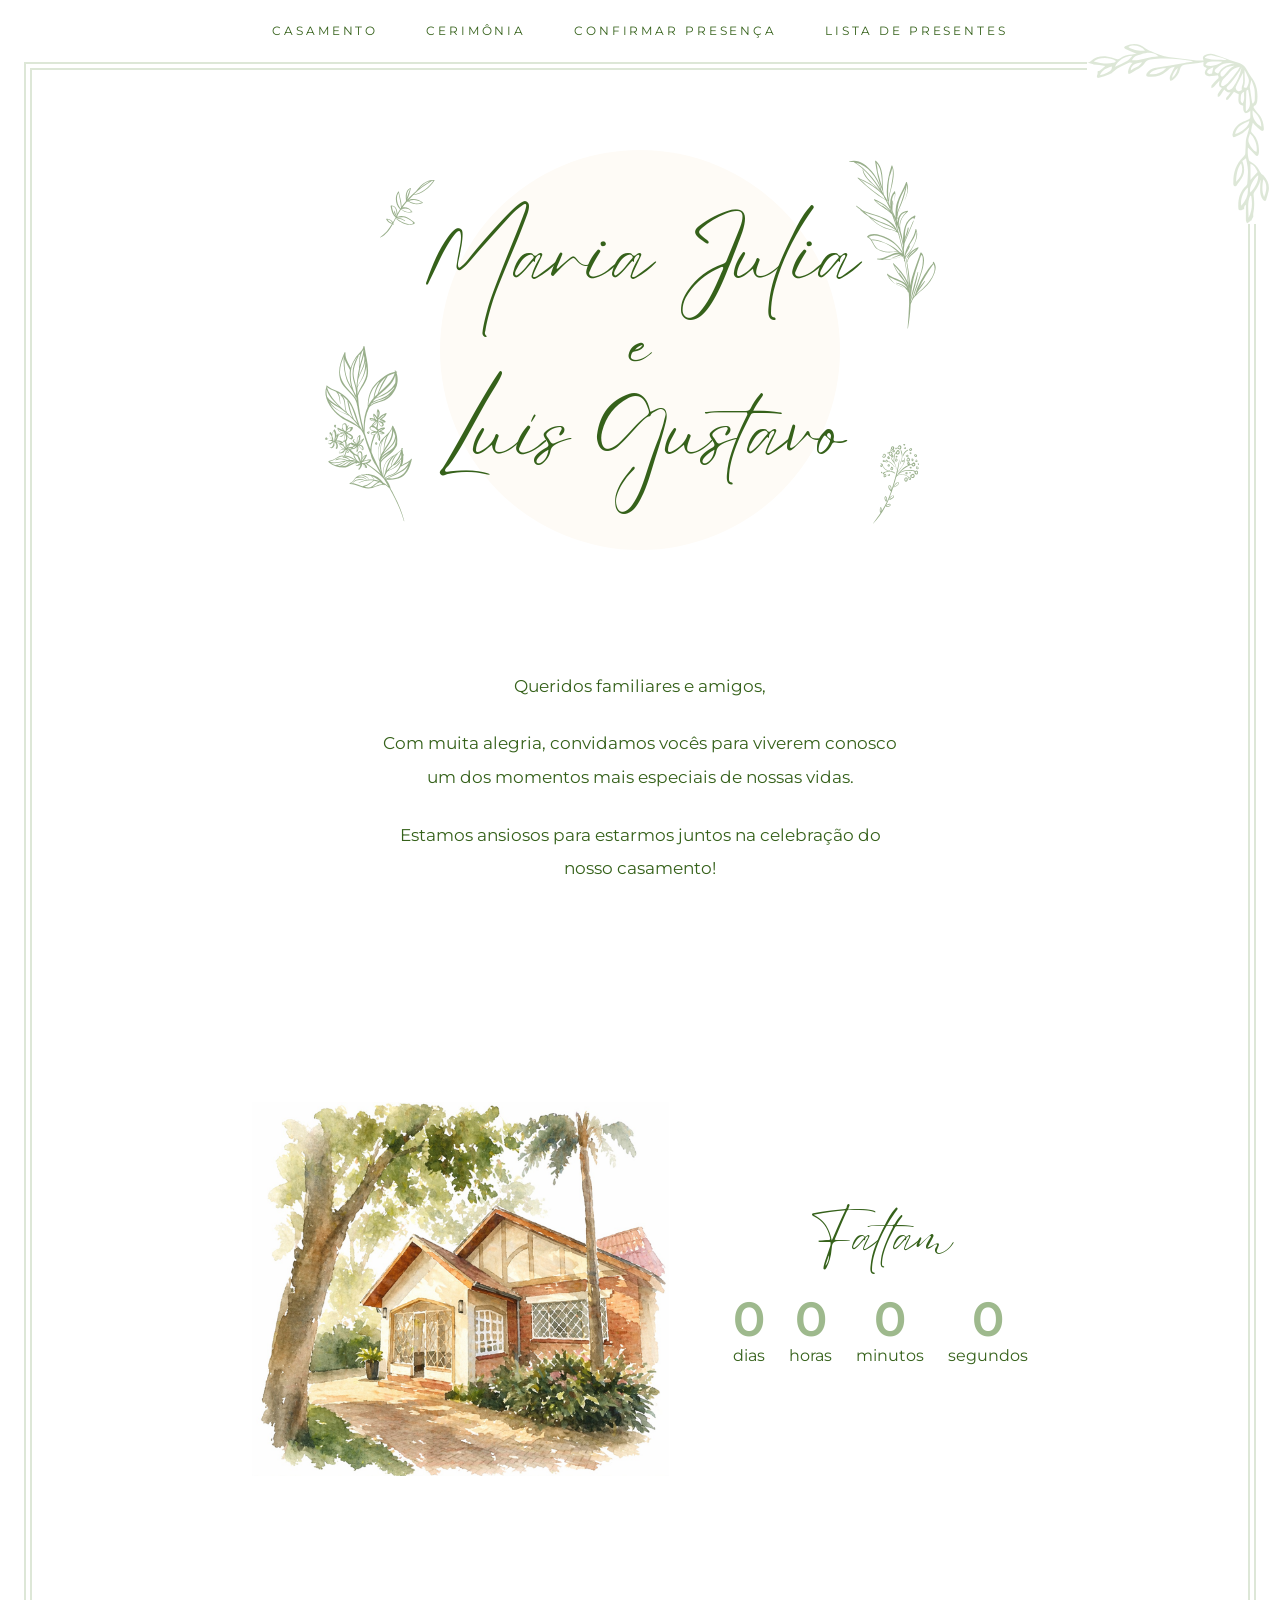
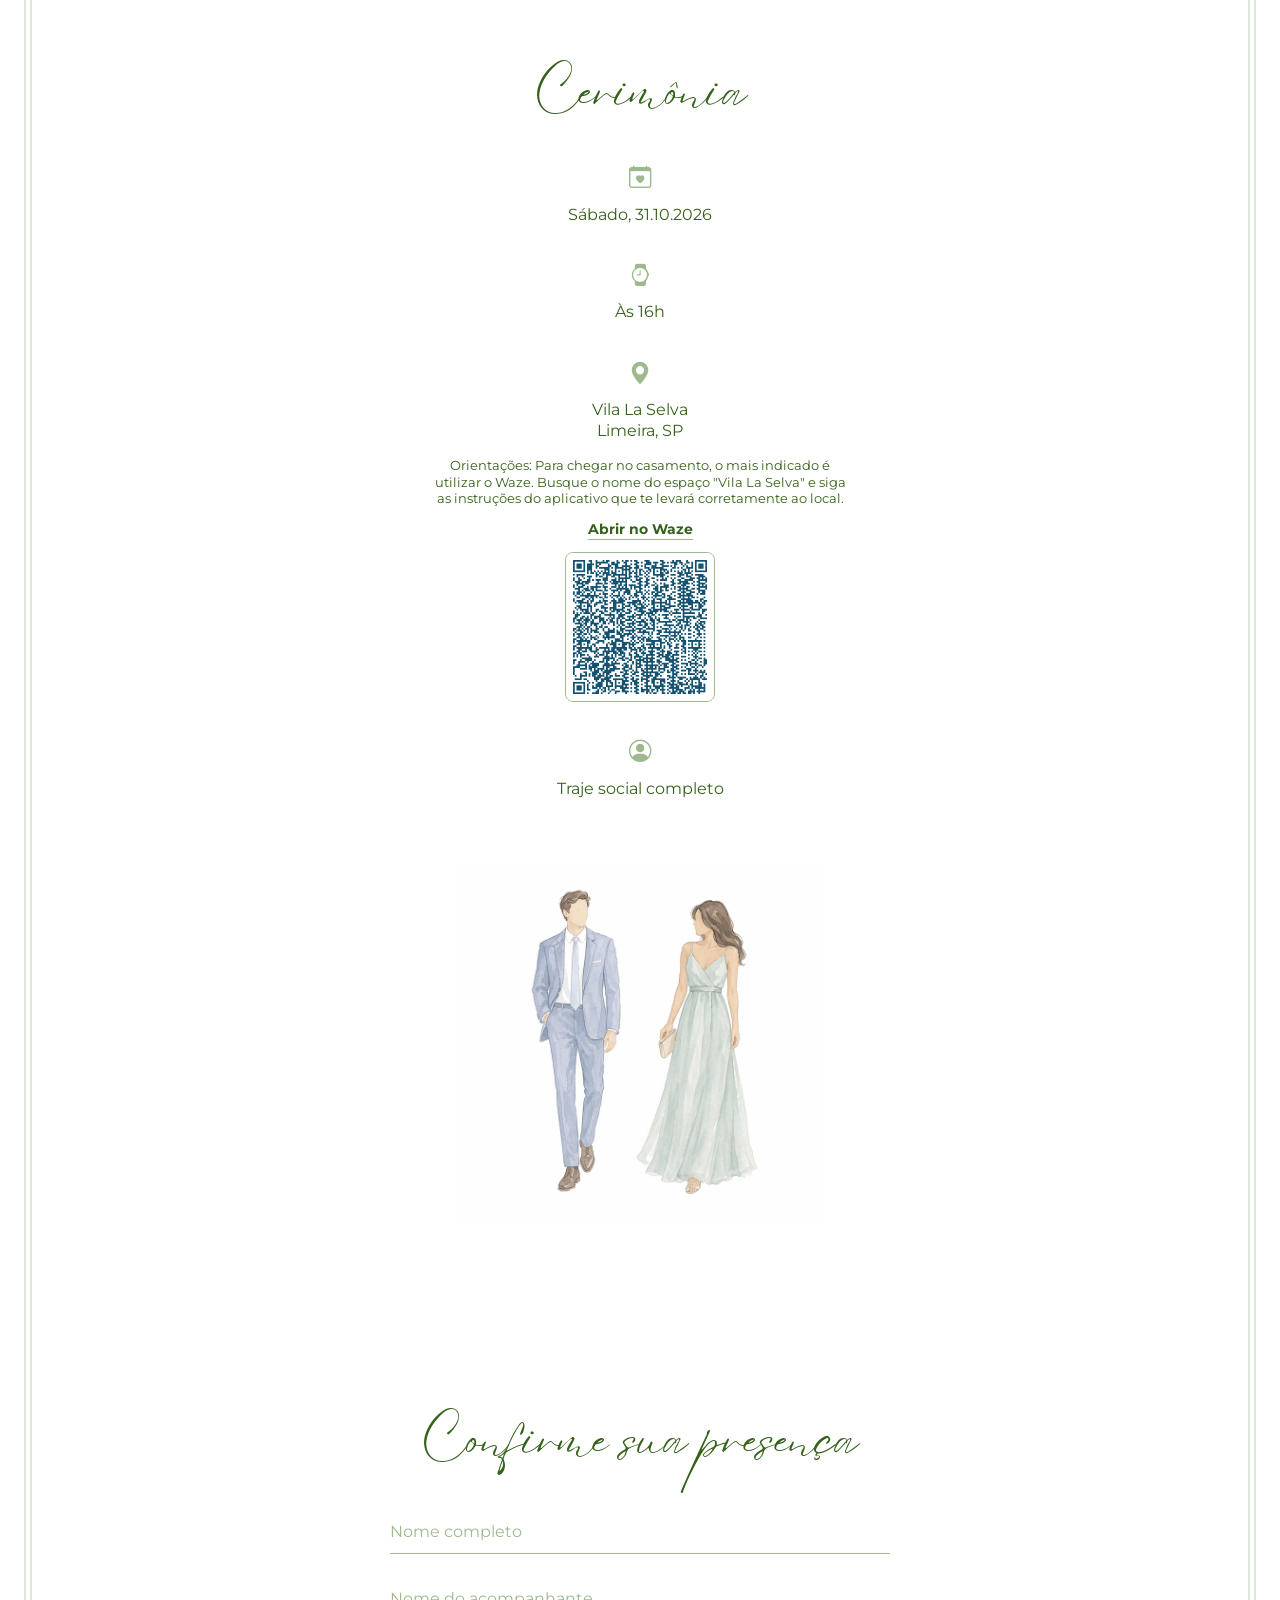
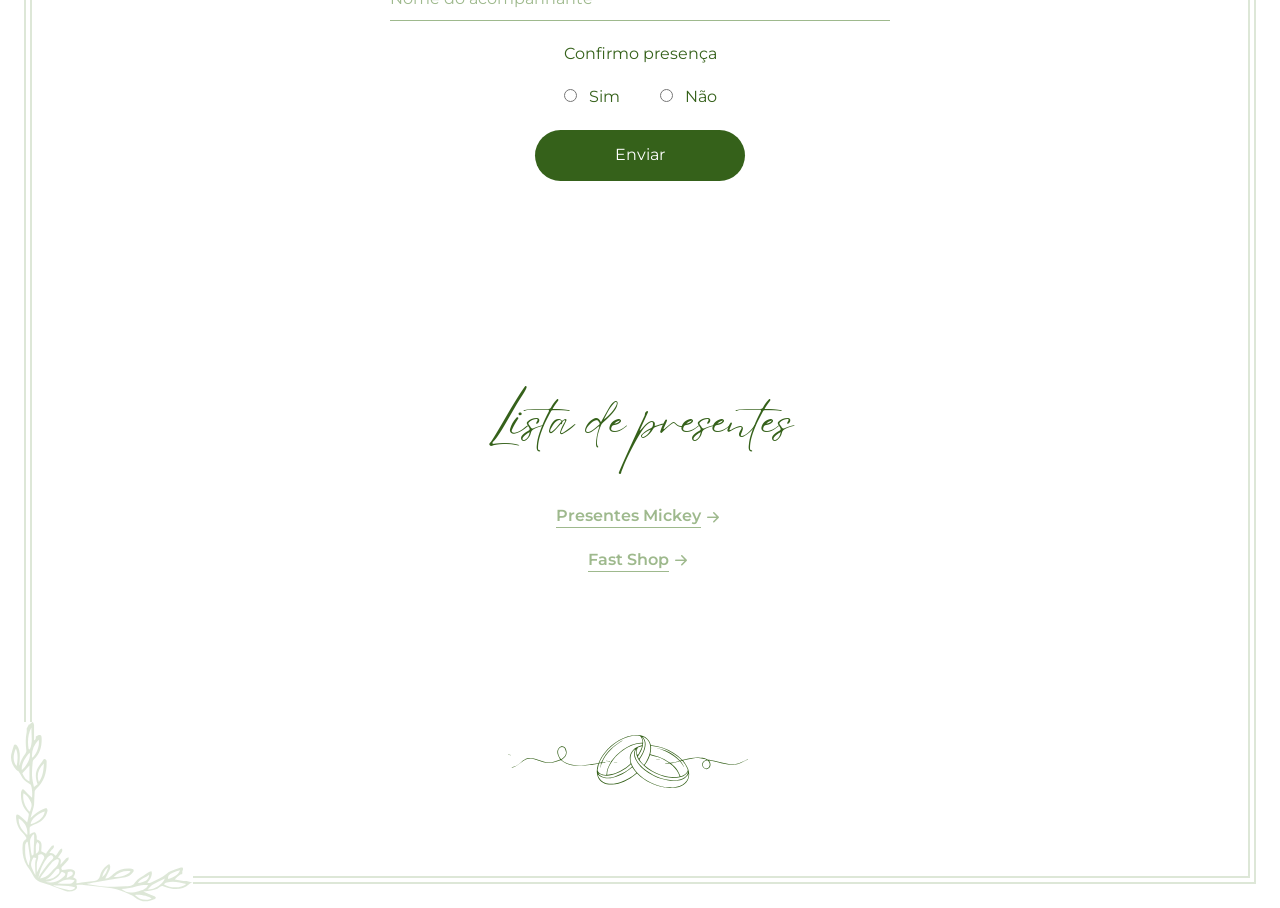
<file: index.html>
<!doctype html>
<html lang="pt-BR">
  <head>
    <meta charset="UTF-8" />
    <meta name="viewport" content="width=device-width, initial-scale=1.0" />

    <link rel="icon" type="image/x-icon" href="/assets/images/favicon.png" />
    <title>Maria Julia & Luís Gustavo</title>
    <meta
      name="description"
      content="Celebre conosco este momento especial. Confirme sua presença para o casamento de Maria Julia e Luís Gustavo."
    />

    <meta property="og:type" content="website" />
    <meta property="og:url" content="https://majueguga.com.br/" />
    <meta property="og:title" content="Maria Julia & Luís Gustavo" />
    <meta
      property="og:description"
      content="31 de outubro de 2026 • Confirme sua presença."
    />
    <meta
      property="og:image"
      content="https://majueguga.com.br/src/assets/images/og-image.png"
    />
    <meta property="og:image:width" content="1200" />
    <meta property="og:image:height" content="630" />

    <meta name="twitter:card" content="summary_large_image" />
    <meta name="twitter:title" content="Maju & Guga" />
    <meta
      name="twitter:description"
      content="31 de outubro de 2026 • Confirme sua presença."
    />
    <meta
      name="twitter:image"
      content="https://majueguga.com.br/src/assets/images/og-image.png"
    />

    <link rel="preconnect" href="https://fonts.googleapis.com" />
    <link rel="preconnect" href="https://fonts.gstatic.com" crossorigin />

    <link
      href="https://cdn.jsdelivr.net/npm/bootstrap-icons@1.13.1/font/bootstrap-icons.min.css"
      rel="stylesheet"
    />

    <link rel="stylesheet" href="css/style.css" />
  </head>

  <body>
    <!-- Navbar -->
    <header class="navbar">
      <div class="navbar__wrapper">
        <button class="navbar__toggle" aria-label="Abrir menu">
          <i class="bi bi-list"></i>
        </button>

        <nav class="navbar__menu">
          <a href="#hero">Casamento</a>
          <a href="#ceremony">Cerimônia</a>
          <a href="#rsvp">Confirmar presença</a>
          <a href="#gifts">Lista de presentes</a>
        </nav>
      </div>
    </header>

    <div class="page-frame">
      <img src="assets/images/border-top-right.svg" class="corner top-right" />
      <img
        src="assets/images/border-bottom-left.svg"
        class="corner bottom-left"
      />

      <main>
        <!-- Hero -->
        <section id="hero" class="hero section">
          <div class="hero__content container">
            <img
              src="assets/images/floral-left.svg"
              alt=""
              class="hero__floral hero__floral--left"
            />

            <div class="hero__text">
              <h1>
                Maria Julia
                <span>e</span>
                Luís Gustavo
              </h1>
            </div>

            <img
              src="assets/images/floral-right.svg"
              alt=""
              class="hero__floral hero__floral--right"
            />
          </div>
        </section>

        <!-- Intro -->
        <section class="intro section">
          <div class="container intro__content">
            <p>Queridos familiares e amigos,</p>

            <p>
              Com muita alegria, convidamos vocês para viverem conosco um dos
              momentos mais especiais de nossas vidas.
            </p>

            <p>
              Estamos ansiosos para estarmos juntos na celebração do nosso
              casamento!
            </p>
          </div>
        </section>

        <!-- Countdown -->
        <section class="countdown section">
          <div class="container countdown__wrapper">
            <div class="countdown__image">
              <img src="assets/images/location.png" alt="Local da cerimônia" />
            </div>

            <div class="countdown__content">
              <h2>Faltam</h2>

              <div class="countdown__grid">
                <div>
                  <span id="days">000</span>
                  <small>dias</small>
                </div>

                <div>
                  <span id="hours">00</span>
                  <small>horas</small>
                </div>

                <div>
                  <span id="minutes">00</span>
                  <small>minutos</small>
                </div>

                <div>
                  <span id="seconds">00</span>
                  <small>segundos</small>
                </div>
              </div>
            </div>
          </div>
        </section>

        <!-- Ceremony Info -->
        <section id="ceremony" class="ceremony section">
          <div class="container ceremony__wrapper">
            <div class="ceremony__content">
              <h2>Cerimônia</h2>

              <ul>
                <li>
                  <i class="bi bi-calendar-heart"></i>
                  <span>Sábado, 31.10.2026</span>
                </li>

                <li>
                  <i class="bi bi-watch"></i>
                  <span>Às 16h</span>
                </li>

                <li>
                  <i class="bi bi-geo-alt-fill"></i>

                  <div>
                    <span>Vila La Selva</span>
                    <span>Limeira, SP</span>
                    <span class="instructions">
                      Orientações: Para chegar no casamento, o mais indicado é
                      utilizar o Waze. Busque o nome do espaço "Vila La Selva" e
                      siga as instruções do aplicativo que te levará
                      corretamente ao local.
                    </span>
                  </div>
                  <a
                    class="btn-waze"
                    href="https://www.waze.com/pt-BR/live-map/directions/br/sp/vila-la-selva-or-espaco-para-eventos?to=place.ChIJd3GPP6OHyJQRIzkc6p2kzbo&from=place.ChIJ0WGkg4FEzpQRrlsz_whLqZs"
                    target="_blank"
                  >
                    <span>Abrir no Waze</span>
                  </a>
                  <img
                    class="qr-code"
                    src="[data-uri]"
                  />
                </li>

                <li>
                  <i class="bi bi-person-circle"></i>
                  <span>Traje social completo</span>
                </li>
              </ul>
            </div>

            <div class="ceremony__image">
              <img src="assets/images/couple.png" alt="Traje cerimônia" />
            </div>
          </div>
        </section>

        <!-- RSVP -->
        <section id="rsvp" class="rsvp section">
          <div class="container rsvp__wrapper">
            <h2>Confirme sua presença</h2>

            <form id="rsvp-form">
              <div class="form-group">
                <input
                  id="guest-name"
                  type="text"
                  placeholder="Nome completo"
                  class="text"
                  required
                />
              </div>

              <div class="form-group">
                <input
                  id="companion-name"
                  type="text"
                  placeholder="Nome do acompanhante"
                  class="text"
                />
              </div>

              <div class="radio-group">
                <p>Confirmo presença</p>
                <div class="rsvp-radio">
                  <label>
                    <input
                      type="radio"
                      name="attendance"
                      value="Sim"
                      required
                    />
                    Sim
                  </label>

                  <label>
                    <input type="radio" name="attendance" value="Não" />
                    Não
                  </label>
                </div>
              </div>

              <button type="submit">Enviar</button>
              <p id="form-message"></p>
            </form>
          </div>
        </section>

        <!-- Gifts -->
        <section id="gifts" class="gifts section">
          <div class="container gifts__wrapper">
            <h2>Lista de presentes</h2>

            <a
              href="https://www.mickey.com.br/lista-presente/192fc044e74dffea144f9ac5dc9f3395"
              target="_blank"
            >
              <span>Presentes Mickey</span>
              <i class="bi bi-arrow-right-short"></i>
            </a>

            <a
              href="https://site.lejour.com.br/lista-de-presentes/maria-e-luis261031"
              target="_blank"
            >
              <span>Fast Shop</span>
              <i class="bi bi-arrow-right-short"></i>
            </a>
          </div>
        </section>
      </main>

      <!-- Footer -->
      <footer class="footer">
        <img src="assets/images/rings.svg" alt="Rings" />
      </footer>
    </div>

    <script src="js/menu.js"></script>
    <script src="js/smooth-scroll.js"></script>
    <script src="js/countdown.js"></script>
    <script src="js/rsvp.js"></script>
  </body>
</html>
</file>
<file: css/style.css>
@import url("https://fonts.googleapis.com/css2?family=Montserrat:wght@100..900&display=swap");
@import url("https://cdn.jsdelivr.net/npm/bootstrap-icons@1.10.5/font/bootstrap-icons.css");
.fadeInDown {
  transform: translate3d(0, -20px, 0);
}

.fadeInUp {
  transform: translate3d(0, 20px, 0);
}

.fadeInRight {
  transform: translate3d(20px, 0, 0);
}

.fadeInLeft {
  transform: translate3d(-20px, 0, 0);
}

[data-anime] {
  opacity: 0;
}

.anime {
  opacity: 1;
  transform: translateY(0);
  transition: transform 0.8s, opacity 0.8s;
}

@font-face {
  font-family: "Eyesome Script";
  src: url("../assets/fonts/Eyesome-Script.woff2") format("woff2"), url("../assets/fonts/Eyesome-Script.otf") format("opentype");
  font-weight: normal;
  font-style: normal;
  font-display: swap;
}
/*! normalize.css v8.0.1 | MIT License | github.com/necolas/normalize.css */
/* Document
   ========================================================================== */
/**
 * 1. Correct the line height in all browsers.
 * 2. Prevent adjustments of font size after orientation changes in iOS.
 */
html {
  line-height: 1.15; /* 1 */
  -webkit-text-size-adjust: 100%; /* 2 */
}

/* Sections
   ========================================================================== */
/**
 * Remove the margin in all browsers.
 */
body {
  margin: 0;
}

/**
 * Render the `main` element consistently in IE.
 */
main {
  display: block;
}

/**
 * Correct the font size and margin on `h1` elements within `section` and
 * `article` contexts in Chrome, Firefox, and Safari.
 */
h1 {
  font-size: 2em;
  margin: 0;
}

/* Grouping content
   ========================================================================== */
/**
 * 1. Add the correct box sizing in Firefox.
 * 2. Show the overflow in Edge and IE.
 */
hr {
  box-sizing: content-box; /* 1 */
  height: 0; /* 1 */
  overflow: visible; /* 2 */
}

/**
 * 1. Correct the inheritance and scaling of font size in all browsers.
 * 2. Correct the odd `em` font sizing in all browsers.
 */
pre {
  font-family: monospace, monospace; /* 1 */
  font-size: 1em; /* 2 */
}

/* Text-level semantics
   ========================================================================== */
/**
 * Remove the gray background on active links in IE 10.
 */
a {
  background-color: transparent;
  text-decoration: none;
}

/**
 * 1. Remove the bottom border in Chrome 57-
 * 2. Add the correct text decoration in Chrome, Edge, IE, Opera, and Safari.
 */
abbr[title] {
  border-bottom: none; /* 1 */
  text-decoration: underline; /* 2 */
  text-decoration: underline dotted; /* 2 */
}

/**
 * Add the correct font weight in Chrome, Edge, and Safari.
 */
b,
strong {
  font-weight: bolder;
}

/**
 * 1. Correct the inheritance and scaling of font size in all browsers.
 * 2. Correct the odd `em` font sizing in all browsers.
 */
code,
kbd,
samp {
  font-family: monospace, monospace; /* 1 */
  font-size: 1em; /* 2 */
}

/**
 * Add the correct font size in all browsers.
 */
small {
  font-size: 80%;
}

/**
 * Prevent `sub` and `sup` elements from affecting the line height in
 * all browsers.
 */
sub,
sup {
  font-size: 75%;
  line-height: 0;
  position: relative;
  vertical-align: baseline;
}

sub {
  bottom: -0.25em;
}

sup {
  top: -0.5em;
}

/* Embedded content
   ========================================================================== */
/**
 * Remove the border on images inside links in IE 10.
 */
img {
  border-style: none;
}

/* Forms
   ========================================================================== */
/**
 * 1. Change the font styles in all browsers.
 * 2. Remove the margin in Firefox and Safari.
 */
button,
input,
optgroup,
select,
textarea {
  font-family: inherit; /* 1 */
  font-size: 100%; /* 1 */
  line-height: 1.15; /* 1 */
  margin: 0; /* 2 */
}

/**
 * Show the overflow in IE.
 * 1. Show the overflow in Edge.
 */
button,
input { /* 1 */
  overflow: visible;
}

/**
 * Remove the inheritance of text transform in Edge, Firefox, and IE.
 * 1. Remove the inheritance of text transform in Firefox.
 */
button,
select { /* 1 */
  text-transform: none;
}

/**
 * Correct the inability to style clickable types in iOS and Safari.
 */
button,
[type=button],
[type=reset],
[type=submit] {
  -webkit-appearance: button;
}

/**
 * Remove the inner border and padding in Firefox.
 */
button::-moz-focus-inner,
[type=button]::-moz-focus-inner,
[type=reset]::-moz-focus-inner,
[type=submit]::-moz-focus-inner {
  border-style: none;
  padding: 0;
}

/**
 * Restore the focus styles unset by the previous rule.
 */
button:-moz-focusring,
[type=button]:-moz-focusring,
[type=reset]:-moz-focusring,
[type=submit]:-moz-focusring {
  outline: 1px dotted ButtonText;
}

/**
 * Correct the padding in Firefox.
 */
fieldset {
  padding: 0.35em 0.75em 0.625em;
}

/**
 * 1. Correct the text wrapping in Edge and IE.
 * 2. Correct the color inheritance from `fieldset` elements in IE.
 * 3. Remove the padding so developers are not caught out when they zero out
 *    `fieldset` elements in all browsers.
 */
legend {
  box-sizing: border-box; /* 1 */
  color: inherit; /* 2 */
  display: table; /* 1 */
  max-width: 100%; /* 1 */
  padding: 0; /* 3 */
  white-space: normal; /* 1 */
}

/**
 * Add the correct vertical alignment in Chrome, Firefox, and Opera.
 */
progress {
  vertical-align: baseline;
}

/**
 * Remove the default vertical scrollbar in IE 10+.
 */
textarea {
  overflow: auto;
}

/**
 * 1. Add the correct box sizing in IE 10.
 * 2. Remove the padding in IE 10.
 */
[type=checkbox],
[type=radio] {
  box-sizing: border-box; /* 1 */
  padding: 0; /* 2 */
}

/**
 * Correct the cursor style of increment and decrement buttons in Chrome.
 */
[type=number]::-webkit-inner-spin-button,
[type=number]::-webkit-outer-spin-button {
  height: auto;
}

/**
 * 1. Correct the odd appearance in Chrome and Safari.
 * 2. Correct the outline style in Safari.
 */
[type=search] {
  -webkit-appearance: textfield; /* 1 */
  outline-offset: -2px; /* 2 */
}

/**
 * Remove the inner padding in Chrome and Safari on macOS.
 */
[type=search]::-webkit-search-decoration {
  -webkit-appearance: none;
}

/**
 * 1. Correct the inability to style clickable types in iOS and Safari.
 * 2. Change font properties to `inherit` in Safari.
 */
::-webkit-file-upload-button {
  -webkit-appearance: button; /* 1 */
  font: inherit; /* 2 */
}

/* Interactive
   ========================================================================== */
/*
 * Add the correct display in Edge, IE 10+, and Firefox.
 */
details {
  display: block;
}

/*
 * Add the correct display in all browsers.
 */
summary {
  display: list-item;
}

/* Misc
   ========================================================================== */
/**
 * Add the correct display in IE 10+.
 */
template {
  display: none;
}

/**
 * Add the correct display in IE 10.
 */
[hidden] {
  display: none;
}

*,
*::before,
*::after {
  margin: 0;
  padding: 0;
  box-sizing: border-box;
}

body {
  background: #fff;
  color: #35611a;
  font-family: "Montserrat", sans-serif;
  overflow-x: hidden;
}

img {
  display: block;
  max-width: 100%;
}

ul {
  list-style: none;
}

a {
  text-decoration: none;
}

button,
input,
textarea {
  font: inherit;
  border: none;
  outline: none;
}

button {
  cursor: pointer;
  background: none;
}

section {
  padding: 96px 0;
}

.container {
  max-width: 900px;
  margin: auto;
  padding: 0 5%;
}

@media (max-width: 960px) {
  .container {
    max-width: 800px;
  }
}
@media (max-width: 576px) {
  .container {
    max-width: 500px;
  }
}
.footer {
  padding: 48px 2% 96px 0;
  display: flex;
  justify-content: center;
}
.footer img {
  max-width: 15rem;
}

.navbar {
  margin: 0 24px;
  padding: 24px 0;
}
.navbar__wrapper {
  display: flex;
  justify-content: center;
  align-items: center;
  position: relative;
}
.navbar__toggle {
  display: none;
  color: #35611a;
  font-size: 2rem;
}
.navbar__menu {
  display: flex;
  justify-content: center;
  align-items: center;
  gap: 48px;
  flex-wrap: wrap;
}
.navbar__menu a {
  color: #35611a;
  text-transform: uppercase;
  letter-spacing: 0.18rem;
  font-size: 0.75rem;
  transition: opacity 0.3s ease;
}
.navbar__menu a:hover {
  opacity: 0.6;
}

@media (max-width: 640px) {
  .navbar {
    padding: 16px 0;
  }
  .navbar__wrapper {
    justify-content: flex-end;
  }
  .navbar__toggle {
    display: block;
  }
  .navbar__menu {
    position: absolute;
    top: calc(100% + 16px);
    right: 0;
    z-index: 9999;
    width: 100%;
    background: #fff;
    flex-direction: column;
    gap: 24px;
    padding: 32px 24px;
    border: 1px solid #ebebeb;
    opacity: 0;
    visibility: hidden;
    transform: translateY(-10px);
    transition: opacity 0.3s ease, transform 0.3s ease, visibility 0.3s ease;
  }
  .navbar__menu.active {
    opacity: 1;
    visibility: visible;
    transform: translateY(0);
  }
}
.page-frame {
  position: relative;
  margin: 0 24px 24px;
  min-height: calc(100vh - 48px);
}
.page-frame::before, .page-frame::after {
  content: "";
  position: absolute;
  inset: 0;
  pointer-events: none;
}
.page-frame::before {
  border: 2px solid rgba(158, 185, 141, 0.35);
  z-index: -2;
}
.page-frame::after {
  inset: 6px;
  border: 2px solid rgba(158, 185, 141, 0.35);
  z-index: -2;
}

.corner {
  position: absolute;
  height: 20vh;
  background-color: #fff;
  z-index: 1;
}

.corner.top-right {
  top: -2vh;
  right: -1vw;
  z-index: -1;
}

.corner.bottom-left {
  bottom: -2vh;
  left: -1vw;
  z-index: -1;
}

.hero {
  padding-top: 10rem;
  position: relative;
  z-index: 5;
}
.hero__content {
  position: relative;
  display: flex;
  justify-content: center;
  align-items: center;
}
.hero__text {
  position: relative;
  display: flex;
  flex-direction: column;
  align-items: center;
  text-align: center;
  isolation: isolate;
}
.hero__text::before {
  content: "";
  position: absolute;
  width: min(60vw, 400px);
  aspect-ratio: 1;
  border-radius: 50%;
  background: #fefbf6;
  z-index: -1;
  top: 50%;
  left: 50%;
  transform: translate(-50%, -50%);
}
.hero__text h1 {
  font-family: "Eyesome Script", cursive;
  font-size: 5rem;
  font-weight: 400;
  line-height: 1;
  position: relative;
  z-index: 2;
}
.hero__text h1 span {
  display: block;
  font-size: 4rem;
  margin: 16px 0;
}
.hero__text p {
  margin-top: 24px;
  font-size: 0.9rem;
  text-transform: uppercase;
  letter-spacing: 0.15rem;
}
.hero__floral {
  position: absolute;
}
.hero__floral--left {
  left: 15%;
}
.hero__floral--right {
  right: 12%;
  bottom: -18%;
}

.intro__content {
  max-width: 640px;
  text-align: center;
  text-wrap: pretty;
}
.intro__content p {
  font-size: 1.05rem;
  line-height: 2;
  margin-bottom: 24px;
}

.countdown__wrapper {
  display: grid;
  grid-template-columns: 1.5fr 1fr;
  align-items: center;
  gap: 64px;
}
.countdown__content {
  text-align: center;
}
.countdown__content h2 {
  font-family: "Eyesome Script", cursive;
  font-size: 3rem;
  font-weight: 400;
  margin-bottom: 24px;
}
.countdown__content #days, .countdown__content #hours, .countdown__content #minutes, .countdown__content #seconds {
  color: #9eb98d;
}
.countdown__grid {
  display: grid;
  grid-template-columns: repeat(4, 1fr);
  gap: 24px;
}
.countdown__grid div {
  display: flex;
  flex-direction: column;
}
.countdown__grid span {
  font-size: 3rem;
  font-weight: 600;
}
.countdown__grid small {
  font-size: 1rem;
}

.ceremony__wrapper {
  display: flex;
  flex-direction: column;
  align-items: center;
  gap: 64px;
}
.ceremony__content h2 {
  font-family: "Eyesome Script", cursive;
  font-size: 3rem;
  font-weight: 400;
  margin-bottom: 40px;
  text-align: center;
}
.ceremony__content ul {
  display: flex;
  flex-direction: column;
  gap: 36px;
  line-height: 1.3;
}
.ceremony__content li {
  display: flex;
  flex-direction: column;
  align-items: center;
  text-align: center;
  gap: 12px;
}
.ceremony__content i {
  color: #9eb98d;
  font-size: 1.4rem;
}
.ceremony__content span {
  display: block;
  color: #35611a;
}
.ceremony__content .instructions {
  font-size: 0.8rem;
  margin-top: 1rem;
  text-wrap: balance;
  max-width: 500px;
}
.ceremony__content .btn-waze {
  font-weight: 700;
  font-size: 0.9rem;
  border-bottom: 1px solid #9eb98d;
  transition: 0.4s;
}
.ceremony__content .btn-waze:hover {
  opacity: 0.5;
}
.ceremony__content img {
  height: 150px;
  background-color: #fefbf6;
  border: 1px solid #9eb98d;
  border-radius: 8px;
}
.ceremony__image img {
  height: 40vh;
}

.rsvp__wrapper {
  text-align: center;
}
.rsvp h2 {
  font-family: "Eyesome Script", cursive;
  font-size: 3rem;
  font-weight: 400;
  margin-bottom: 40px;
}
.rsvp form {
  display: flex;
  flex-direction: column;
  gap: 24px;
  max-width: 500px;
  margin: auto;
}
.rsvp .text {
  width: 100%;
  background: transparent;
  border-bottom: 1px solid #9eb98d;
  padding: 12px 0;
  color: #35611a;
  transition: border-color 0.3s ease;
}
.rsvp .text::placeholder {
  color: #9eb98d;
}
.rsvp .text:focus {
  border-color: #35611a;
}
.rsvp .rsvp-radio {
  display: flex;
  justify-content: center;
  gap: 40px;
}
.rsvp .radio-group {
  display: flex;
  flex-direction: column;
  justify-content: center;
  gap: 8px;
}
.rsvp .radio-group input {
  accent-color: #35611a;
  margin-right: 8px;
}
.rsvp .radio-group p {
  margin-bottom: 16px;
}
.rsvp button {
  align-self: center;
  background: #35611a;
  color: #fff;
  padding: 16px 80px;
  border-radius: 999px;
  transition: opacity 0.3s ease;
}
.rsvp button:hover {
  opacity: 0.85;
}

.gifts__wrapper {
  text-align: center;
}
.gifts h2 {
  font-family: "Eyesome Script", cursive;
  font-size: 3rem;
  font-weight: 400;
  margin-bottom: 52px;
}
.gifts a {
  color: #9eb98d;
  display: flex;
  align-items: center;
  justify-content: center;
  font-size: 1rem;
  margin-bottom: 1rem;
}
.gifts a span {
  border-bottom: 1px solid #9eb98d;
  transition: opacity 0.3s ease;
  font-weight: 600;
  padding-bottom: 2px;
}
.gifts a:hover {
  opacity: 0.7;
}
.gifts a i {
  font-size: 1.5rem;
}

@media (max-width: 900px) {
  .countdown__wrapper,
  .ceremony__wrapper {
    grid-template-columns: 1fr;
  }
  .countdown__content {
    order: -1;
  }
  .hero__floral--left {
    left: -4%;
    height: 40vh;
  }
  .hero__floral--right {
    right: -8%;
    height: 40vh;
  }
  .ceremony__image {
    max-width: 320px;
    margin: 0 auto;
  }
}
@media (max-width: 640px) {
  section {
    padding: 72px 0;
  }
  .hero__text h1 {
    font-size: 2.8rem;
  }
  .hero::before {
    top: 25%;
    right: 18%;
  }
  .countdown__grid {
    gap: 16px;
  }
  .countdown__grid span {
    font-size: 2.2rem;
  }
  .ceremony h2,
  .rsvp h2,
  .gifts h2,
  .countdown h2 {
    font-size: 2.4rem;
  }
  .ceremony .qr-code {
    display: none;
  }
}
</file>
